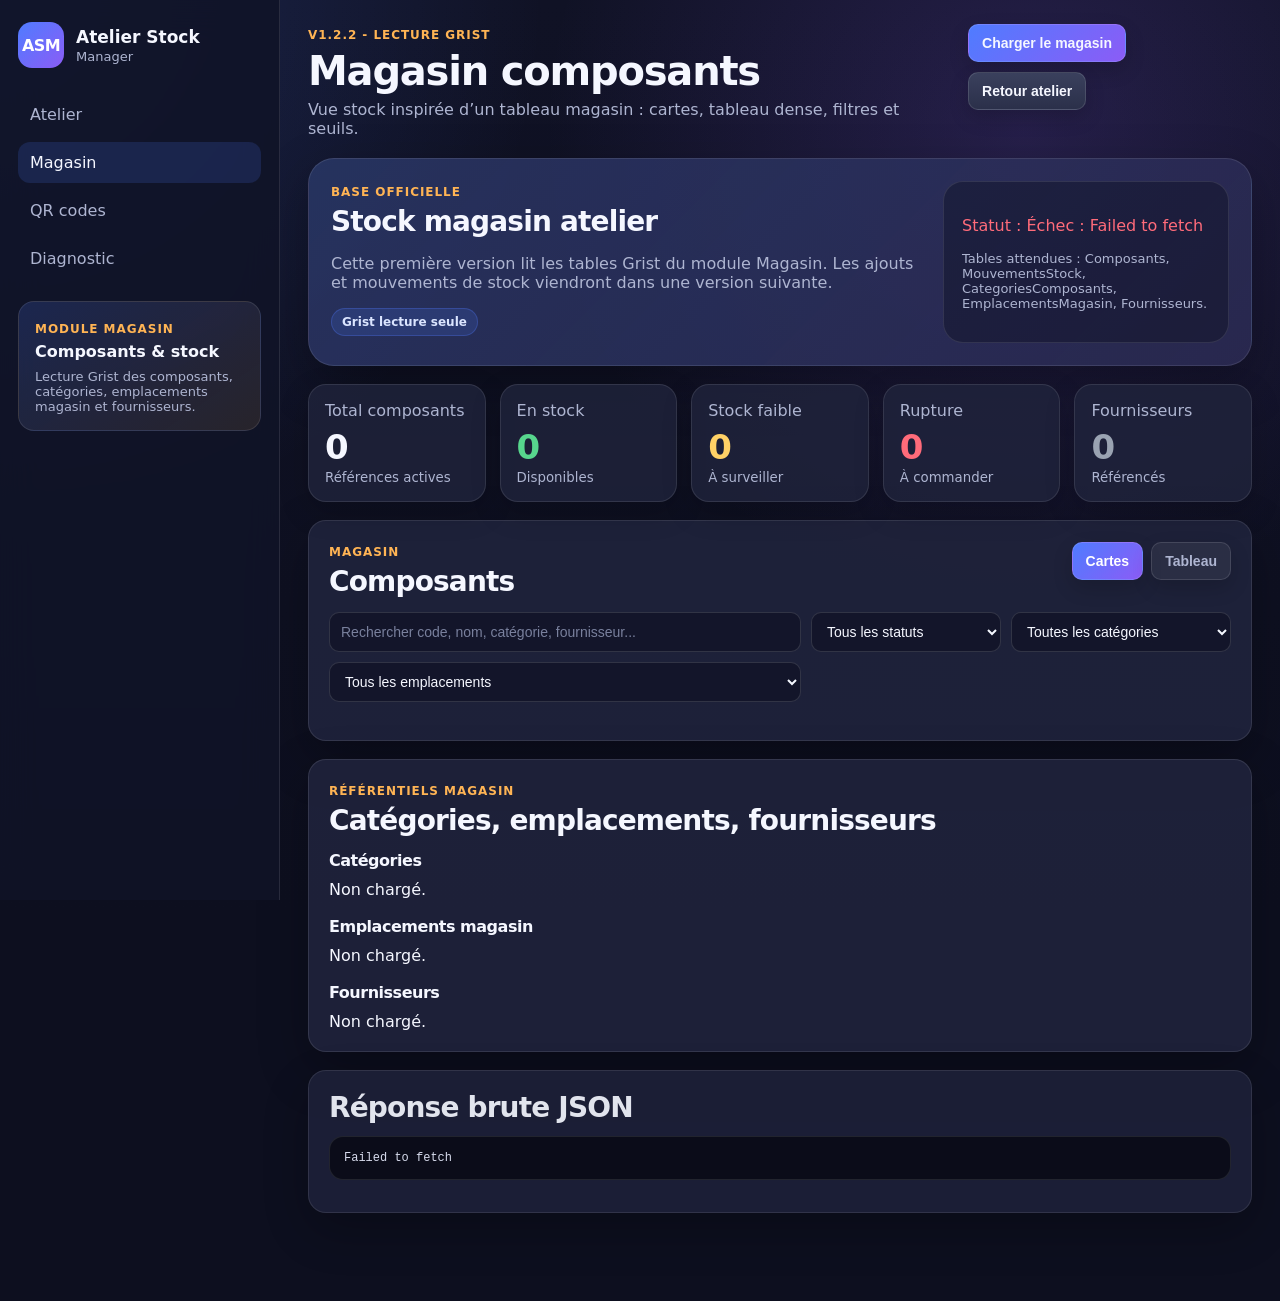
<file: magasin.html>
<!doctype html>
<html lang="fr">
<head>
  <meta charset="utf-8">
  <title>Magasin composants - Atelier Stock Manager</title>
  <meta name="viewport" content="width=device-width, initial-scale=1">
  <link rel="stylesheet" href="style.css?v=122">
</head>

<body class="app-shell">
  <aside class="sidebar no-print">
    <div class="brand-block">
      <div class="brand-icon">ASM</div>
      <div>
        <strong>Atelier Stock</strong>
        <span>Manager</span>
      </div>
    </div>

    <nav class="side-nav">
      <a href="index.html">Atelier</a>
      <a href="magasin.html" class="active">Magasin</a>
      <a href="qrcodes.html">QR codes</a>
      <a href="diagnostic.html">Diagnostic</a>
    </nav>

    <div class="sidebar-card">
      <span class="eyebrow">Module magasin</span>
      <strong>Composants & stock</strong>
      <p>Lecture Grist des composants, catégories, emplacements magasin et fournisseurs.</p>
    </div>
  </aside>

  <main class="main-content">
    <header class="topbar no-print">
      <div>
        <p class="eyebrow">V1.2.2 - lecture Grist</p>
        <h1>Magasin composants</h1>
        <p class="subtitle">Vue stock inspirée d’un tableau magasin : cartes, tableau dense, filtres et seuils.</p>
      </div>
      <div class="topbar-actions actions">
        <button id="loadMagasinButton" class="btn-primary">Charger le magasin</button>
        <a href="index.html"><button type="button" class="btn-secondary">Retour atelier</button></a>
      </div>
    </header>

    <section class="hero-board">
      <div class="hero-copy">
        <span class="eyebrow">Base officielle</span>
        <h2>Stock magasin atelier</h2>
        <p>Cette première version lit les tables Grist du module Magasin. Les ajouts et mouvements de stock viendront dans une version suivante.</p>
        <div class="mode-slot"><span class="pill">Grist lecture seule</span></div>
      </div>
      <div class="pin-panel">
        <p id="magasinStatus">Statut : en attente</p>
        <p class="small">Tables attendues : Composants, MouvementsStock, CategoriesComposants, EmplacementsMagasin, Fournisseurs.</p>
      </div>
    </section>

    <section class="dashboard-grid" aria-label="Indicateurs magasin">
      <article class="metric-card"><span>Total composants</span><strong id="metricComposants">0</strong><small>Références actives</small></article>
      <article class="metric-card success"><span>En stock</span><strong id="metricEnStock">0</strong><small>Disponibles</small></article>
      <article class="metric-card warning"><span>Stock faible</span><strong id="metricStockFaible">0</strong><small>À surveiller</small></article>
      <article class="metric-card danger"><span>Rupture</span><strong id="metricRupture">0</strong><small>À commander</small></article>
      <article class="metric-card neutral"><span>Fournisseurs</span><strong id="metricFournisseurs">0</strong><small>Référencés</small></article>
    </section>

    <section class="card" id="composantsSection">
      <div class="section-heading">
        <div>
          <p class="eyebrow">Magasin</p>
          <h2>Composants</h2>
        </div>
        <div class="view-toggle no-print">
          <button id="viewMagasinCardsButton" type="button" class="active">Cartes</button>
          <button id="viewMagasinTableButton" type="button">Tableau</button>
        </div>
      </div>

      <div class="filters no-print">
        <input id="magasinSearchInput" type="search" placeholder="Rechercher code, nom, catégorie, fournisseur...">
        <select id="magasinStatutFilter">
          <option value="">Tous les statuts</option>
          <option value="En stock">En stock</option>
          <option value="Stock faible">Stock faible</option>
          <option value="Rupture">Rupture</option>
          <option value="À commander">À commander</option>
          <option value="Archivé">Archivé</option>
        </select>
        <select id="magasinCategorieFilter"><option value="">Toutes les catégories</option></select>
        <select id="magasinEmplacementFilter"><option value="">Tous les emplacements</option></select>
      </div>

      <div id="magasinCardsView" class="component-card-grid"></div>

      <div id="magasinTableView" class="table-container" hidden>
        <table class="dense-table">
          <thead>
            <tr>
              <th>Code</th>
              <th>Nom</th>
              <th>Catégorie</th>
              <th>Emplacement</th>
              <th>Qté</th>
              <th>Statut</th>
              <th>Fournisseur</th>
              <th>Réf.</th>
              <th>Commentaire</th>
            </tr>
          </thead>
          <tbody id="magasinBody">
            <tr><td colspan="9">Aucune donnée chargée.</td></tr>
          </tbody>
        </table>
      </div>
    </section>

    <section class="card no-print">
      <div class="section-heading">
        <div>
          <p class="eyebrow">Référentiels magasin</p>
          <h2>Catégories, emplacements, fournisseurs</h2>
        </div>
      </div>
      <div class="admin-ref-grid">
        <div>
          <h3>Catégories</h3>
          <div class="reference-list" id="categoriesList">Non chargé.</div>
        </div>
        <div>
          <h3>Emplacements magasin</h3>
          <div class="reference-list" id="emplacementsMagasinList">Non chargé.</div>
        </div>
        <div>
          <h3>Fournisseurs</h3>
          <div class="reference-list" id="fournisseursList">Non chargé.</div>
        </div>
      </div>
    </section>

    <section class="card debug-card no-print">
      <h2>Réponse brute JSON</h2>
      <pre id="magasinRawJson">Aucune réponse pour le moment.</pre>
    </section>
  </main>

  <script src="magasin.js?v=122"></script>
</body>
</html>
</file>
<file: style.css>
:root {
  --bg: #101225;
  --bg-2: #171a31;
  --panel: #20243d;
  --panel-2: #2a2e49;
  --panel-3: #343857;
  --text: #f5f7ff;
  --muted: #aeb5d1;
  --muted-2: #79809d;
  --line: rgba(255,255,255,0.10);
  --accent: #4f7cff;
  --accent-2: #8b5cf6;
  --green: #57d68d;
  --yellow: #ffd166;
  --red: #ff6b7a;
  --gray: #9aa3b2;
  --orange: #ffb454;
  --shadow: 0 18px 50px rgba(0,0,0,.28);
  --radius: 18px;
}

* { box-sizing: border-box; }
html { scroll-behavior: smooth; }
body {
  margin: 0;
  min-height: 100vh;
  font-family: Inter, ui-sans-serif, system-ui, -apple-system, BlinkMacSystemFont, "Segoe UI", Arial, sans-serif;
  color: var(--text);
  background:
    radial-gradient(circle at top left, rgba(79,124,255,.20), transparent 34rem),
    radial-gradient(circle at 80% 10%, rgba(139,92,246,.18), transparent 30rem),
    linear-gradient(180deg, var(--bg), #0d0f1f 70%);
}

body:not(.app-shell) {
  max-width: 1180px;
  margin: 0 auto;
  padding: 28px 18px 60px;
}

.app-shell {
  display: grid;
  grid-template-columns: 280px minmax(0, 1fr);
}

.sidebar {
  position: sticky;
  top: 0;
  height: 100vh;
  padding: 22px 18px;
  background: rgba(17, 20, 39, .88);
  border-right: 1px solid var(--line);
  backdrop-filter: blur(18px);
  overflow-y: auto;
}

.brand-block {
  display: flex;
  gap: 12px;
  align-items: center;
  margin-bottom: 26px;
}
.brand-icon {
  display: grid;
  place-items: center;
  width: 46px;
  height: 46px;
  border-radius: 14px;
  background: linear-gradient(135deg, var(--accent), var(--accent-2));
  color: #fff;
  font-weight: 900;
  letter-spacing: -.04em;
}
.brand-block strong { display: block; font-size: 17px; }
.brand-block span { display: block; color: var(--muted); font-size: 13px; margin-top: 2px; }

.side-nav {
  display: grid;
  gap: 7px;
  margin-bottom: 22px;
}
.side-nav a {
  color: var(--muted);
  text-decoration: none;
  padding: 11px 12px;
  border-radius: 12px;
  transition: .2s ease;
}
.side-nav a:hover, .side-nav a.active {
  color: var(--text);
  background: rgba(79,124,255,.16);
}
.sidebar-card {
  padding: 16px;
  border-radius: 16px;
  background: linear-gradient(145deg, rgba(79,124,255,.18), rgba(255,180,84,.10));
  border: 1px solid var(--line);
}
.sidebar-card p { color: var(--muted); font-size: 13px; margin: 8px 0 0; }

.main-content {
  min-width: 0;
  padding: 24px 28px 70px;
}

.topbar {
  display: flex;
  align-items: flex-start;
  justify-content: space-between;
  gap: 18px;
  margin-bottom: 20px;
}
h1, h2, h3 { margin: 0; letter-spacing: -.03em; }
h1 { font-size: clamp(26px, 4vw, 40px); }
h2 { font-size: clamp(20px, 3vw, 28px); }
h3 { font-size: 16px; }
.subtitle { color: var(--muted); margin: 6px 0 0; }
.eyebrow {
  display: inline-block;
  margin: 0 0 6px;
  color: var(--orange);
  font-size: 12px;
  font-weight: 800;
  letter-spacing: .08em;
  text-transform: uppercase;
}

.actions, .topbar-actions, .qr-toolbar, .mobile-actions-full {
  display: flex;
  gap: 10px;
  flex-wrap: wrap;
  align-items: center;
}

button, .button-like {
  appearance: none;
  border: 1px solid rgba(255,255,255,.12);
  color: var(--text);
  background: linear-gradient(180deg, #2e3458, #242943);
  border-radius: 10px;
  padding: 10px 13px;
  font-size: 14px;
  font-weight: 750;
  cursor: pointer;
  box-shadow: 0 8px 20px rgba(0,0,0,.16);
  transition: transform .15s ease, border-color .15s ease, background .15s ease;
}
button:hover { transform: translateY(-1px); border-color: rgba(255,255,255,.22); }
button:disabled { opacity: .55; cursor: not-allowed; transform: none; }
.btn-primary { background: linear-gradient(135deg, var(--accent), var(--accent-2)); }
.btn-secondary { background: linear-gradient(180deg, #3a405d, #2b304a); }
.btn-warning { background: linear-gradient(180deg, #a6414b, #7d2c37); }
.btn-success { background: linear-gradient(180deg, #2d9865, #1f764d); }

a { color: inherit; }

.hero-board {
  display: grid;
  grid-template-columns: minmax(0, 1.35fr) minmax(280px, .65fr);
  gap: 18px;
  padding: 22px;
  border: 1px solid var(--line);
  border-radius: 26px;
  background:
    linear-gradient(135deg, rgba(79,124,255,.18), rgba(139,92,246,.10)),
    rgba(32,36,61,.84);
  box-shadow: var(--shadow);
  margin-bottom: 18px;
}
.hero-copy p { max-width: 760px; color: var(--muted); }
.pin-panel {
  padding: 18px;
  border-radius: 20px;
  background: rgba(13,15,31,.42);
  border: 1px solid var(--line);
}

.card {
  background: rgba(32,36,61,.88);
  border: 1px solid var(--line);
  border-radius: var(--radius);
  box-shadow: var(--shadow);
  padding: 20px;
  margin-bottom: 18px;
}
.compact-card { padding: 18px; }
.section-heading {
  display: flex;
  align-items: center;
  justify-content: space-between;
  gap: 14px;
  margin-bottom: 14px;
}
.pill {
  display: inline-flex;
  align-items: center;
  gap: 6px;
  padding: 6px 10px;
  border-radius: 999px;
  background: rgba(79,124,255,.16);
  color: #dbe5ff;
  border: 1px solid rgba(79,124,255,.28);
  font-size: 12px;
  font-weight: 800;
}
.pill.ghost { background: rgba(255,255,255,.08); color: var(--muted); border-color: var(--line); }
.small { font-size: 13px; color: var(--muted); }

.dashboard-grid {
  display: grid;
  grid-template-columns: repeat(5, minmax(0, 1fr));
  gap: 14px;
  margin-bottom: 18px;
}
.metric-card {
  padding: 16px;
  border-radius: 18px;
  background: rgba(32,36,61,.78);
  border: 1px solid var(--line);
  box-shadow: 0 10px 30px rgba(0,0,0,.18);
}
.metric-card span, .metric-card small { color: var(--muted); display: block; }
.metric-card strong { display: block; font-size: 34px; line-height: 1; margin: 10px 0 6px; }
.metric-card.success strong { color: var(--green); }
.metric-card.warning strong { color: var(--yellow); }
.metric-card.danger strong { color: var(--red); }
.metric-card.neutral strong { color: var(--gray); }

.module-switch, .view-toggle {
  display: flex;
  gap: 8px;
  flex-wrap: wrap;
  margin-bottom: 18px;
}
.module-tab, .view-toggle button {
  background: rgba(255,255,255,.06);
  color: var(--muted);
}
.module-tab.active, .view-toggle button.active {
  color: white;
  background: linear-gradient(135deg, var(--accent), var(--accent-2));
}

.form-grid {
  display: grid;
  grid-template-columns: repeat(3, minmax(0, 1fr));
  gap: 12px;
}
.form-field, .mini-form {
  display: flex;
  flex-direction: column;
  gap: 7px;
}
.form-field.full { grid-column: 1 / -1; }
.compact-field { max-width: 300px; }
label { color: var(--muted); font-size: 12px; font-weight: 800; text-transform: uppercase; letter-spacing: .04em; }
input, select, textarea {
  width: 100%;
  color: var(--text);
  background: rgba(13,15,31,.58);
  border: 1px solid rgba(255,255,255,.13);
  border-radius: 10px;
  padding: 10px 11px;
  font-size: 14px;
  outline: none;
}
textarea { resize: vertical; }
input::placeholder, textarea::placeholder { color: var(--muted-2); }
input:focus, select:focus, textarea:focus { border-color: rgba(79,124,255,.75); box-shadow: 0 0 0 3px rgba(79,124,255,.12); }

.filters {
  display: grid;
  grid-template-columns: minmax(260px, 1fr) 190px 220px;
  gap: 10px;
  margin-bottom: 16px;
}

.table-container { overflow-x: auto; }
table { width: 100%; border-collapse: collapse; background: transparent; }
th, td {
  border-bottom: 1px solid var(--line);
  padding: 11px 10px;
  text-align: left;
  vertical-align: middle;
  font-size: 14px;
}
th {
  position: sticky;
  top: 0;
  z-index: 1;
  color: #e8ecff;
  background: rgba(255,255,255,.08);
  font-weight: 850;
}
tr:hover td { background: rgba(255,255,255,.035); }
.dense-table th, .dense-table td { font-size: 13px; padding: 9px 10px; }

.badge {
  display: inline-flex;
  align-items: center;
  justify-content: center;
  min-width: 74px;
  padding: 6px 10px;
  border-radius: 999px;
  font-size: 12px;
  font-weight: 850;
  color: #08111f;
}
.statut-disponible { background: var(--green); }
.statut-utilise { background: var(--yellow); }
.statut-maintenance { background: var(--red); color: #2b0610; }
.statut-hors-service { background: #c5cad7; color: #111; }

.equipment-card-grid {
  display: grid;
  grid-template-columns: repeat(auto-fill, minmax(255px, 1fr));
  gap: 14px;
}
.equipment-card {
  overflow: hidden;
  border-radius: 18px;
  background: rgba(25,28,49,.98);
  border: 1px solid var(--line);
  box-shadow: 0 14px 34px rgba(0,0,0,.22);
}
.equipment-visual {
  height: 130px;
  display: grid;
  place-items: center;
  background:
    radial-gradient(circle at center, rgba(255,255,255,.20), transparent 45%),
    linear-gradient(135deg, #404765, #252a46);
}
.equipment-icon {
  display: grid;
  place-items: center;
  width: 78px;
  height: 78px;
  border-radius: 24px;
  color: #fff;
  font-size: 38px;
  background: linear-gradient(135deg, rgba(79,124,255,.95), rgba(139,92,246,.9));
  box-shadow: 0 20px 40px rgba(0,0,0,.22);
}
.equipment-card-body { padding: 14px; }
.equipment-card-head {
  display: flex;
  align-items: flex-start;
  justify-content: space-between;
  gap: 10px;
  margin-bottom: 10px;
}
.equipment-card h3 { font-size: 17px; margin-bottom: 3px; }
.equipment-card p { margin: 0; color: var(--muted); }
.card-meta {
  display: grid;
  grid-template-columns: 1fr;
  gap: 6px;
  margin: 12px 0;
}
.card-meta span {
  padding: 7px 9px;
  border-radius: 10px;
  color: #dbe1ff;
  background: rgba(255,255,255,.06);
  font-size: 13px;
}
.card-comment {
  min-height: 38px;
  font-size: 13px;
}
.card-actions { display: flex; gap: 8px; margin-top: 12px; }
.card-actions a, .card-actions button { flex: 1; }
.card-actions button { width: 100%; }

.magasin-grid {
  display: grid;
  grid-template-columns: repeat(3, minmax(0, 1fr));
  gap: 14px;
}
.stock-card {
  padding: 16px;
  border-radius: 18px;
  background: rgba(13,15,31,.45);
  border: 1px dashed rgba(255,255,255,.20);
}
.stock-image {
  display: grid;
  place-items: center;
  width: 86px;
  height: 70px;
  margin-bottom: 12px;
  border-radius: 14px;
  background: rgba(255,255,255,.92);
  color: #171a31;
  font-weight: 900;
}

.admin-layout {
  display: grid;
  grid-template-columns: 330px minmax(0, 1fr);
  gap: 18px;
}
.admin-forms {
  display: grid;
  gap: 12px;
  align-self: start;
}
.mini-form {
  padding: 14px;
  border-radius: 16px;
  background: rgba(13,15,31,.40);
  border: 1px solid var(--line);
}
.admin-ref-grid {
  display: grid;
  grid-template-columns: 1fr;
  gap: 18px;
}
.ref-inactive { opacity: .55; }
.ref-inactive td { background: rgba(255,255,255,.025); }
hr { border: none; border-top: 1px solid var(--line); margin: 20px 0; }

.source-banner {
  display: inline-block;
  padding: 9px 12px;
  border-radius: 12px;
  border: 1px solid var(--line);
  font-size: 13px;
  margin-top: 10px;
}
.source-grist { background: rgba(87,214,141,.12); color: #caffdc; border-color: rgba(87,214,141,.30); }
.source-sheet { background: rgba(255,209,102,.13); color: #ffeab0; border-color: rgba(255,209,102,.32); }
#status.ok, .ok { color: var(--green); }
#status.ko, .ko { color: var(--red); }

pre {
  background: #0b0d19;
  border: 1px solid var(--line);
  color: #e9edff;
  padding: 14px;
  border-radius: 14px;
  overflow-x: auto;
  white-space: pre-wrap;
  font-size: 12px;
}
summary { cursor: pointer; color: var(--muted); font-weight: 800; }

/* Fiche terrain */
.mobile-header { margin-bottom: 18px; }
.fiche-hero-top {
  display: flex;
  align-items: center;
  justify-content: space-between;
  gap: 14px;
}
.fiche-info-grid {
  display: grid;
  grid-template-columns: repeat(4, minmax(0, 1fr));
  gap: 12px;
  margin: 18px 0;
}
.info-tile {
  padding: 14px;
  border-radius: 16px;
  background: rgba(13,15,31,.45);
  border: 1px solid var(--line);
}
.info-tile span, .comment-box span { display: block; color: var(--muted); font-size: 12px; font-weight: 800; text-transform: uppercase; }
.info-tile strong { display: block; margin-top: 6px; }
.comment-box {
  padding: 14px;
  border-radius: 16px;
  background: rgba(255,255,255,.06);
}
.status-button-grid {
  display: grid;
  grid-template-columns: repeat(4, minmax(0, 1fr));
  gap: 10px;
  margin: 12px 0;
}
.quick-status.selected { outline: 3px solid rgba(255,255,255,.28); transform: translateY(-1px); }
.statut-button-disponible { background: linear-gradient(135deg, #31b86e, #57d68d); color: #06130c; }
.statut-button-utilise { background: linear-gradient(135deg, #e0a92c, #ffd166); color: #1d1302; }
.statut-button-maintenance { background: linear-gradient(135deg, #d8435a, #ff6b7a); color: #25070b; }
.statut-button-hors-service { background: linear-gradient(135deg, #7e879b, #c5cad7); color: #111; }
.qr-link-box { background: #0b0d19; color: #e9edff; border: 1px solid var(--line); }

/* QR codes */
.qr-grid {
  display: grid;
  grid-template-columns: repeat(auto-fill, minmax(260px, 1fr));
  gap: 16px;
  margin-top: 16px;
}
.qr-card {
  break-inside: avoid;
  page-break-inside: avoid;
  padding: 16px;
  border-radius: 18px;
  background: rgba(255,255,255,.95);
  color: #111;
  border: 1px solid #ddd;
}
.qr-card .small { color: #555; }
.qr-box { display: grid; place-items: center; margin: 14px 0; }
.qr-url { font-size: 10px; word-break: break-all; }
.print-only { display: none; }
.debug-card { opacity: .92; }

@media (max-width: 1100px) {
  .app-shell { grid-template-columns: 1fr; }
  .sidebar { position: relative; height: auto; display: none; }
  .main-content { padding: 18px; }
  .topbar, .hero-board, .admin-layout { grid-template-columns: 1fr; display: grid; }
  .dashboard-grid { grid-template-columns: repeat(2, minmax(0, 1fr)); }
  .filters { grid-template-columns: 1fr; }
  .magasin-grid { grid-template-columns: 1fr; }
  .admin-layout { grid-template-columns: 1fr; }
}

@media (max-width: 760px) {
  body:not(.app-shell) { padding: 16px 10px 50px; }
  .main-content { padding: 14px; }
  .topbar-actions, .actions { align-items: stretch; }
  .topbar-actions button, .actions button, .actions a { width: 100%; }
  .form-grid, .fiche-info-grid, .status-button-grid { grid-template-columns: 1fr; }
  .dashboard-grid { grid-template-columns: 1fr 1fr; }
  .metric-card strong { font-size: 28px; }
  .card, .hero-board { padding: 15px; border-radius: 16px; }
  th, td { font-size: 12px; }
}

@media print {
  body { background: white; color: black; }
  body:not(.app-shell) { max-width: none; padding: 0; }
  .no-print, .sidebar, .topbar, .debug-card, .module-switch, .filters, .view-toggle { display: none !important; }
  .main-content { padding: 0; }
  .card { box-shadow: none; border: none; background: white; color: black; }
  .qr-card { background: white; color: black; border: 1px solid #ddd; }
  .print-only { display: block; }
}


/* ==========================
   Module Magasin / Composants - V1.2.2
   ========================== */
.component-card-grid {
  display: grid;
  grid-template-columns: repeat(auto-fill, minmax(280px, 1fr));
  gap: 16px;
  margin-top: 18px;
}
.component-card {
  padding: 0;
  overflow: hidden;
  border-style: solid;
  background: linear-gradient(180deg, rgba(42,46,73,.96), rgba(23,26,49,.92));
}
.component-visual {
  display: grid;
  place-items: center;
  min-height: 130px;
  background: radial-gradient(circle at top left, rgba(79,124,255,.25), transparent 24rem), rgba(255,255,255,.06);
}
.component-visual img {
  width: 100%;
  height: 150px;
  object-fit: cover;
  display: block;
}
.component-placeholder {
  width: 112px;
  height: 88px;
  margin: 0;
  font-size: 30px;
  background: linear-gradient(135deg, rgba(255,255,255,.98), rgba(220,226,255,.92));
}
.component-card-body { padding: 15px; }
.stock-quantity {
  display: inline-flex;
  align-items: center;
  gap: 6px;
  margin: 4px 0 10px;
  padding: 8px 11px;
  border-radius: 999px;
  background: rgba(255,255,255,.08);
  font-size: 22px;
  font-weight: 900;
  letter-spacing: -.03em;
}
.stock-badge {
  display: inline-flex;
  align-items: center;
  justify-content: center;
  padding: 6px 9px;
  border-radius: 999px;
  font-size: 12px;
  font-weight: 900;
  white-space: nowrap;
  border: 1px solid rgba(255,255,255,.12);
}
.stock-en-stock { background: rgba(87,214,141,.18); color: var(--green); }
.stock-faible { background: rgba(255,209,102,.18); color: var(--yellow); }
.stock-rupture { background: rgba(255,107,122,.20); color: var(--red); }
.stock-commande { background: rgba(255,180,84,.20); color: var(--orange); }
.stock-archive { background: rgba(154,163,178,.18); color: var(--gray); }
.stock-neutre { background: rgba(255,255,255,.10); color: var(--muted); }
.empty-state {
  grid-column: 1 / -1;
  padding: 22px;
  border-radius: 18px;
  background: rgba(255,255,255,.06);
  border: 1px dashed rgba(255,255,255,.18);
}
.reference-list {
  display: grid;
  gap: 8px;
  margin-top: 10px;
}
.reference-chip {
  display: grid;
  gap: 4px;
  padding: 10px 12px;
  border-radius: 13px;
  background: rgba(255,255,255,.06);
  border: 1px solid var(--line);
}
.reference-chip span {
  color: var(--muted);
  font-size: 12px;
  overflow-wrap: anywhere;
}
@media (max-width: 760px) {
  .component-card-grid { grid-template-columns: 1fr; }
  .stock-quantity { font-size: 18px; }
}
</file>
